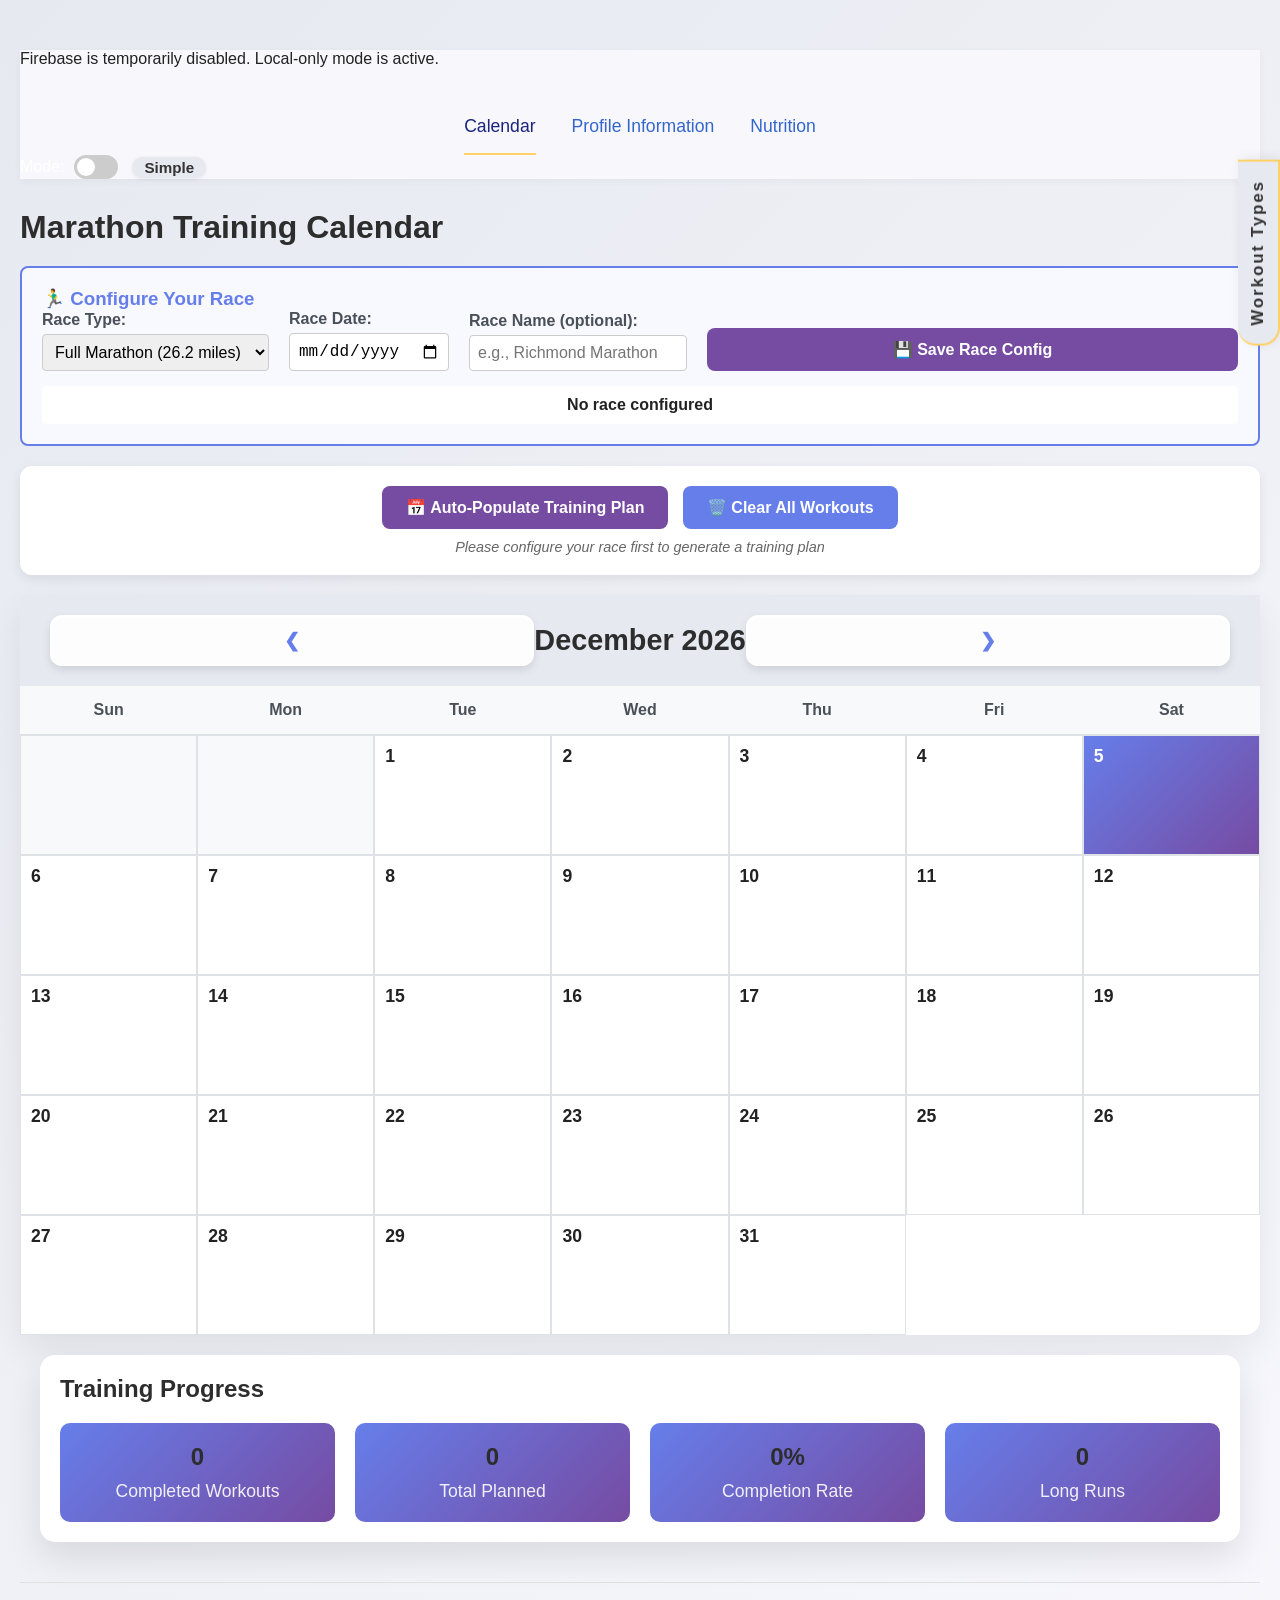
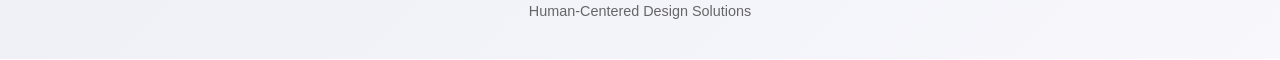
<file: index.html>
<!doctype html>
<html lang="en">
  <head>
    <meta charset="UTF-8" />
    <meta name="viewport" content="width=device-width, initial-scale=1.0" />
    <title>Marathon Training Calendar</title>
    <link rel="stylesheet" href="styles.css" />
    <!-- Firebase temporarily disabled for local-only mode -->
    <script>
      window.FIREBASE_DISABLED = true;
    </script>
  </head>
  <body>
    <nav class="navbar">
      <div id="auth-section" style="margin: 30px 0">
        <div id="login-form">
          <input type="email" id="auth-email" placeholder="Email" />
          <input type="password" id="auth-password" placeholder="Password" />
          <button id="login-btn">Login</button>
          <button id="signup-btn">Sign Up</button>
        </div>
        <div id="user-info" style="display: none">
          <span
            id="user-email"
            style="color: #667eea; font-weight: 600; margin-right: 15px"
          ></span>
          <button id="logout-btn">Logout</button>
        </div>
        <div id="auth-message"></div>
      </div>
      <ul>
        <li>
          <a href="index.html" id="nav-calendar" class="active">Calendar</a>
        </li>
        <li><a href="profile.html" id="nav-profile">Profile Information</a></li>
        <li><a href="nutrition.html" id="nav-nutrition">Nutrition</a></li>
      </ul>
      <div class="mode-toggle-container">
        <span class="mode-label">Mode:</span>
        <label class="switch">
          <input type="checkbox" id="mode-toggle" />
          <span class="slider"></span>
        </label>
        <span id="mode-text" class="mode-badge simple">Simple</span>
        <span
          id="open-workout-info"
          class="info-badge info-badge-fixed vertical-badge"
          title="Show workout types info"
        >
          <span class="badge-label">Workout Types</span>
        </span>
      </div>
    </nav>
    <h1>Marathon Training Calendar</h1>

    <!-- Race Configuration Section -->
    <div
      id="race-config-section"
      style="
        display: none;
        background: #f8f9ff;
        padding: 20px;
        margin: 20px 0;
        border-radius: 8px;
        border: 2px solid #667eea;
      "
    >
      <h3 style="margin-top: 0; color: #667eea">🏃‍♂️ Configure Your Race</h3>
      <div
        style="
          display: flex;
          gap: 20px;
          align-items: end;
          justify-content: center;
          flex-wrap: wrap;
        "
      >
        <div class="form-group" style="margin: 0">
          <label for="race-type">Race Type:</label>
          <select
            id="race-type"
            style="padding: 8px; border-radius: 4px; border: 1px solid #ccc"
          >
            <option value="marathon">Full Marathon (26.2 miles)</option>
            <option value="half-marathon">Half Marathon (13.1 miles)</option>
          </select>
        </div>
        <div class="form-group" style="margin: 0">
          <label for="race-date">Race Date:</label>
          <input
            type="date"
            id="race-date"
            style="padding: 8px; border-radius: 4px; border: 1px solid #ccc"
          />
        </div>
        <div class="form-group" style="margin: 0">
          <label for="race-name">Race Name (optional):</label>
          <input
            type="text"
            id="race-name"
            placeholder="e.g., Richmond Marathon"
            style="padding: 8px; border-radius: 4px; border: 1px solid #ccc"
          />
        </div>
        <button
          id="save-race-config"
          class="btn-primary"
          style="height: fit-content"
        >
          💾 Save Race Config
        </button>
      </div>
      <div
        id="race-info"
        style="
          margin-top: 15px;
          padding: 10px;
          background: white;
          border-radius: 4px;
          text-align: center;
          font-weight: 600;
        "
      >
        <span id="race-display">No race configured</span>
      </div>
    </div>

    <div
      class="auto-populate-section"
      style="text-align: center; margin: 20px 0"
    >
      <button
        id="auto-populate-btn"
        class="btn-primary"
        style="margin-right: 10px"
        disabled
      >
        📅 Auto-Populate Training Plan
      </button>
      <button id="clear-workouts-btn" class="btn-secondary">
        🗑️ Clear All Workouts
      </button>
      <p style="font-size: 0.9em; color: #666; margin-top: 10px">
        <span id="populate-instructions"
          >Please configure your race first to generate a training plan</span
        >
      </p>
    </div>
    <div id="calendar"></div>
    <div id="mobile-day-view" style="display: none">
      <div class="mobile-day-nav">
        <button id="mobile-prev-day" class="btn-secondary">&#8592;</button>
        <span id="mobile-day-label"></span>
        <button id="mobile-next-day" class="btn-secondary">&#8594;</button>
      </div>
      <div id="mobile-day-details"></div>
    </div>
    <div id="day-modal" class="modal" style="display: none">
      <div class="modal-content">
        <span id="close-modal">&times;</span>
        <h2 id="modal-date"></h2>

        <div class="form-group">
          <label for="workout-type">Workout Type:</label>
          <select id="workout-type">
            <option value="">Select workout type</option>
            <option value="easy">Easy Run</option>
            <option value="vo2max">VO2 Max</option>
            <option value="steadystate">Steady State Run</option>
            <option value="progressive">Progressive Long Run</option>
            <option value="strides">Strides and Drills</option>
            <option value="hillsprints">Hill Sprints</option>
            <option value="longruns">Long Runs</option>
            <option value="zone2">Zone 2 Runs</option>
            <option value="strength">Strength Training</option>
            <option value="rest">Rest Day</option>
            <option value="marathon">Marathon Race</option>
            <option value="half-marathon">Half Marathon Race</option>
          </select>
        </div>

        <div class="form-group">
          <label for="workout-distance">Distance:</label>
          <input
            type="text"
            id="workout-distance"
            placeholder="e.g., 5 miles, 8K"
          />
        </div>

        <div class="form-group">
          <label for="workout-pace">Pace/Intensity:</label>
          <input
            type="text"
            id="workout-pace"
            placeholder="e.g., 8:30/mile, moderate"
          />
        </div>

        <div class="form-group">
          <label for="workout-duration">Total Time:</label>
          <select id="workout-duration">
            <option value="">Select duration</option>
            <option value="15-30 min">15-30 minutes</option>
            <option value="30-45 min">30-45 minutes</option>
            <option value="45-60 min">45-60 minutes</option>
            <option value="1-1.5 hours">1-1.5 hours</option>
            <option value="1.5-2 hours">1.5-2 hours</option>
            <option value="2+ hours">2+ hours</option>
          </select>
        </div>

        <div class="form-group">
          <label for="workout-heart-rate">Average Heart Rate:</label>
          <select id="workout-heart-rate">
            <option value="">Select heart rate zone</option>
            <option value="Zone 1 (50-60% max)">Zone 1 (50-60% max HR)</option>
            <option value="Zone 2 (60-70% max)">Zone 2 (60-70% max HR)</option>
            <option value="Zone 3 (70-80% max)">Zone 3 (70-80% max HR)</option>
            <option value="Zone 4 (80-90% max)">Zone 4 (80-90% max HR)</option>
            <option value="Zone 5 (90-100% max)">
              Zone 5 (90-100% max HR)
            </option>
          </select>
        </div>

        <div class="form-group">
          <label for="workout-calories">Calories Burned:</label>
          <select id="workout-calories">
            <option value="">Select calorie range</option>
            <option value="100-200">100-200 calories</option>
            <option value="200-300">200-300 calories</option>
            <option value="300-400">300-400 calories</option>
            <option value="400-500">400-500 calories</option>
            <option value="500-600">500-600 calories</option>
            <option value="600-700">600-700 calories</option>
            <option value="700-800">700-800 calories</option>
            <option value="800+">800+ calories</option>
          </select>
        </div>

        <div class="form-group">
          <label for="workout-notes">Notes:</label>
          <textarea
            id="workout-notes"
            placeholder="Add workout notes, how you felt, weather conditions, etc."
          ></textarea>
        </div>

        <div class="button-group">
          <button id="save-workout" class="btn-primary">Save Workout</button>
          <button id="mark-complete" class="btn-success">
            Mark as Complete
          </button>
          <button id="delete-workout" class="btn-danger">Delete</button>
        </div>
      </div>
    </div>
    <div id="workout-info-drawer" class="drawer-modal">
      <div class="drawer-content">
        <h2>Workout Type Descriptions</h2>
        <ul class="workout-type-list">
          <li>
            <b>Easy Run:</b> Relaxed, comfortable pace for active recovery and
            building aerobic base.
          </li>
          <li>
            <b>VO2 Max:</b> Short, high-intensity intervals to improve aerobic
            capacity.
          </li>
          <li>
            <b>Steady State Run:</b> Sustained, comfortably hard pace to build
            endurance and efficiency.
          </li>
          <li>
            <b>Progressive Long Run:</b> Long run that gradually increases in
            pace, finishing strong.
          </li>
          <li>
            <b>Strides and Drills:</b> Short bursts and technique drills to
            improve speed and running form.
          </li>
          <li>
            <b>Hill Sprints:</b> Short, powerful sprints up a hill to build
            strength and power.
          </li>
          <li>
            <b>Long Runs:</b> Weekly long-distance runs to build aerobic base
            and stamina.
          </li>
          <li>
            <b>Zone 2 Runs:</b> Easy, conversational pace runs for aerobic
            development and recovery.
          </li>
          <li>
            <b>Strength Training:</b> Gym or bodyweight exercises to improve
            overall strength and injury resistance.
          </li>
          <li>
            <b>Rest Day:</b> No running; focus on recovery and adaptation.
          </li>
          <li>
            <b>Marathon Race:</b> The big day! 26.2 miles at your best effort.
          </li>
          <li>
            <b>Half Marathon Race:</b> Race day! 13.1 miles at your best effort.
          </li>
        </ul>
      </div>
    </div>
    <footer
      style="
        text-align: center;
        padding: 20px;
        margin-top: 40px;
        border-top: 1px solid #e0e0e0;
        color: #666;
        font-size: 0.9em;
      "
    >
      Human-Centered Design Solutions
    </footer>
    <script src="main.js"></script>
  </body>
</html>
</file>
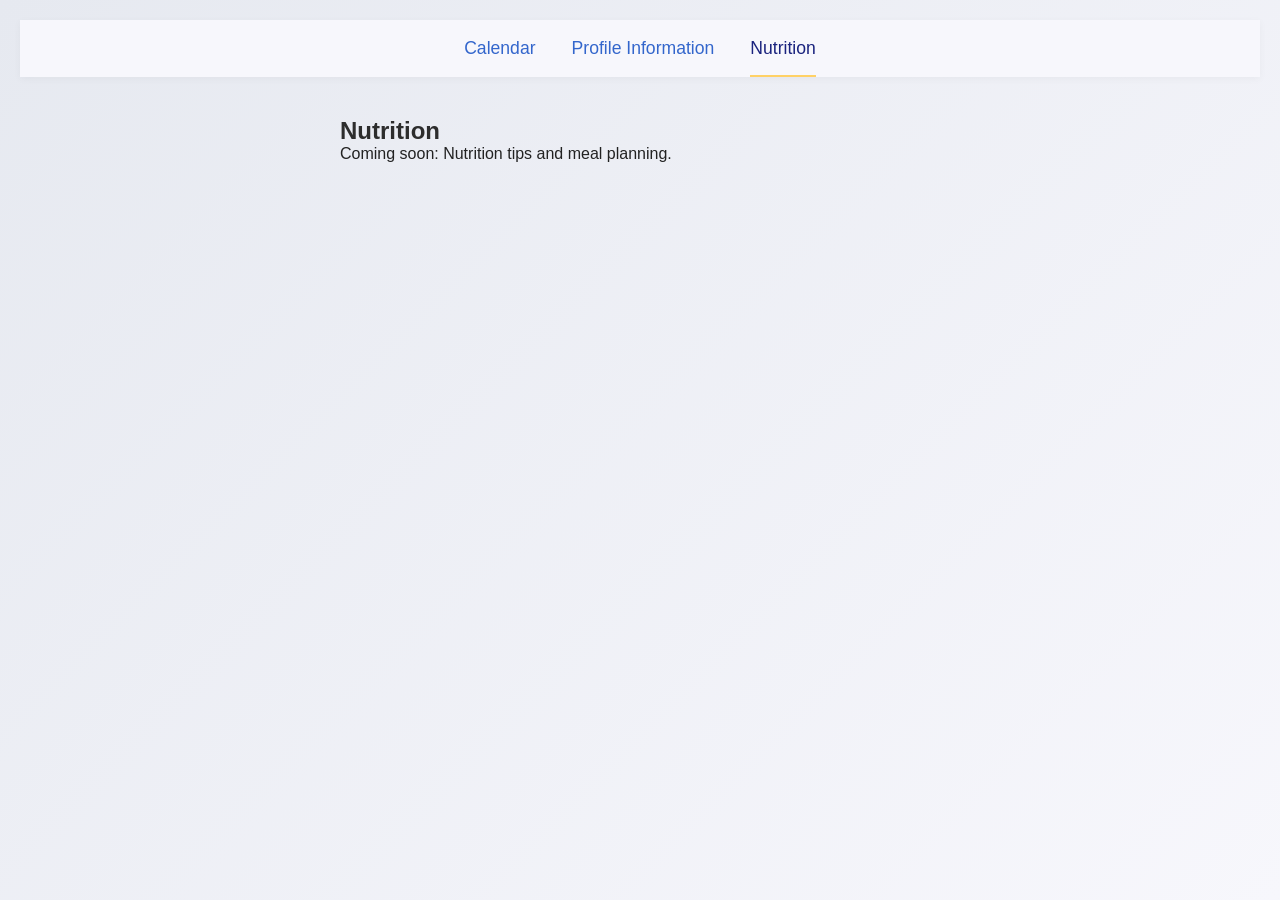
<file: nutrition.html>
<!DOCTYPE html>
<html lang="en">
  <head>
    <meta charset="UTF-8" />
    <meta name="viewport" content="width=device-width, initial-scale=1.0" />
    <title>Nutrition - Marathon Training Calendar</title>
    <link rel="stylesheet" href="styles.css" />
  </head>
  <body>
    <nav class="navbar">
      <ul>
        <li><a href="index.html" id="nav-calendar">Calendar</a></li>
        <li><a href="profile.html" id="nav-profile">Profile Information</a></li>
        <li>
          <a href="nutrition.html" id="nav-nutrition" class="active"
            >Nutrition</a
          >
        </li>
      </ul>
    </nav>
    <section id="nutrition" style="margin: 40px auto; max-width: 600px">
      <h2>Nutrition</h2>
      <p>Coming soon: Nutrition tips and meal planning.</p>
    </section>
    <script src="main.js"></script>
  </body>
</html>
</file>
<file: styles.css>
* {
  margin: 0;
  padding: 0;
  box-sizing: border-box;
}

body {
  font-family: "Segoe UI", Tahoma, Geneva, Verdana, sans-serif;
  background: linear-gradient(135deg, #e6e9f0 0%, #f7f7fc 100%);
  min-height: 100vh;
  padding: 20px;
  color: #222;
}

h1, h2, h3, h4, h5, h6 {
  color: #2d2d2d;
}

#calendar {
  background: #fff;
  border-radius: 15px;
  box-shadow: 0 15px 35px rgba(0,0,0,0.07);
}

.calendar-header {
  display: flex;
  justify-content: space-between;
  align-items: center;
  padding: 20px 30px;
  background: #e6e9f0 !important;
  color: #2d2d2d !important;
}

.calendar-header h2 {
  font-size: 1.8rem;
  font-weight: 600;
}

.nav-button {
  background: rgba(255, 255, 255, 0.9);
  border: 2px solid rgba(255, 255, 255, 0.8);
  color: #667eea;
  padding: 12px 18px;
  border-radius: 12px;
  cursor: pointer;
  font-size: 1.2rem;
  font-weight: 600;
  transition: all 0.3s ease;
  box-shadow: 0 4px 8px rgba(0, 0, 0, 0.1);
}

.nav-button:hover {
  background: white;
  border-color: white;
  color: #5a6fd8;
  transform: translateY(-2px);
  box-shadow: 0 6px 16px rgba(0, 0, 0, 0.15);
}

.calendar-grid {
  display: grid;
  grid-template-columns: repeat(7, 1fr);
}

.day-header {
  padding: 15px;
  text-align: center;
  background: #f8f9fa;
  font-weight: 600;
  color: #495057;
  border-bottom: 1px solid #dee2e6;
}

.calendar-day {
  min-height: 120px;
  border: 1px solid #dee2e6;
  padding: 10px;
  cursor: pointer;
  position: relative;
  background: #fff;
  transition: all 0.3s ease;
}

.calendar-day:hover {
  background: #f8f9fa;
  transform: translateY(-2px);
  box-shadow: 0 5px 15px rgba(0, 0, 0, 0.1);
}

.calendar-day.other-month {
  background: #f8f9fa;
  color: #adb5bd;
}

.calendar-day.today {
  background: linear-gradient(135deg, #667eea 0%, #764ba2 100%);
  color: white;
}

.calendar-day.today:hover {
  background: linear-gradient(135deg, #5a6fd8 0%, #6a4190 100%);
}

.calendar-day.marathon-date {
  background: linear-gradient(135deg, #ff9a56 0%, #ff6b35 100%);
  color: white;
  border: 3px solid #ff4500;
  box-shadow: 0 0 20px rgba(255, 107, 53, 0.5);
  animation: marathonGlow 2s ease-in-out infinite alternate;
}

.calendar-day.marathon-date:hover {
  background: linear-gradient(135deg, #ff8142 0%, #ff5722 100%);
  transform: translateY(-3px);
  box-shadow: 0 8px 25px rgba(255, 107, 53, 0.6);
}

.marathon-icon {
  position: absolute;
  top: 5px;
  left: 5px;
  font-size: 16px;
  color: white;
}

@keyframes marathonGlow {
  from {
    box-shadow: 0 0 20px rgba(255, 107, 53, 0.5);
  }
  to {
    box-shadow: 0 0 30px rgba(255, 107, 53, 0.8);
  }
}

.day-number {
  font-weight: 600;
  font-size: 1.1rem;
  margin-bottom: 5px;
}

.workout-info {
  font-size: 0.85rem;
  line-height: 1.3;
  margin-bottom: 5px;
}

.workout-type {
  display: inline-block;
  padding: 2px 6px;
  border-radius: 4px;
  font-size: 0.7rem;
  font-weight: 600;
  margin: 2px 0;
}

.workout-type.easy {
  background: #d4edda;
  color: #155724;
}
.workout-type.tempo {
  background: #fff3cd;
  color: #856404;
}
.workout-type.intervals {
  background: #f8d7da;
  color: #721c24;
}
.workout-type.long {
  background: #d1ecf1;
  color: #0c5460;
}
.workout-type.vo2max {
  background: #f8d7da;
  color: #721c24;
}
.workout-type.steadystate {
  background: #fff3cd;
  color: #856404;
}
.workout-type.progressive {
  background: #d1ecf1;
  color: #0c5460;
}
.workout-type.strides {
  background: #e2e3e5;
  color: #383d41;
}
.workout-type.hillsprints {
  background: #f5c6cb;
  color: #721c24;
}
.workout-type.longruns {
  background: #b3d9ff;
  color: #004085;
}
.workout-type.zone2 {
  background: #d4edda;
  color: #155724;
}
.workout-type.strength {
  background: #d6d8db;
  color: #383d41;
}
.workout-type.rest {
  background: #e2e3e5;
  color: #383d41;
}
.workout-type.marathon {
  background: linear-gradient(135deg, #ff9a56 0%, #ff6b35 100%);
  color: white;
  font-weight: bold;
  padding: 4px 8px;
  border-radius: 6px;
  box-shadow: 0 2px 8px rgba(255, 107, 53, 0.3);
}

.completion-status {
  position: absolute;
  top: 5px;
  right: 5px;
  width: 20px;
  height: 20px;
  border-radius: 50%;
  background: #28a745;
  color: white;
  display: none;
  align-items: center;
  justify-content: center;
  font-size: 0.8rem;
  font-weight: bold;
}

.calendar-day.completed .completion-status {
  display: flex;
}

.calendar-day.completed {
  border: 2px solid #28a745;
}

/* Modal Styles */
.modal {
  position: fixed;
  z-index: 1000;
  left: 0;
  top: 0;
  width: 100%;
  height: 100%;
  background-color: rgba(0, 0, 0, 0.5);
  backdrop-filter: blur(5px);
}

.modal-content {
  background-color: white;
  margin: 5% auto;
  padding: 30px;
  border-radius: 15px;
  width: 90%;
  max-width: 500px;
  max-height: 85vh;
  overflow-y: auto;
  scroll-behavior: smooth;
  -webkit-overflow-scrolling: touch;
  box-shadow: 0 20px 60px rgba(0, 0, 0, 0.3);
  position: relative;
}

/* Custom scrollbar for modal */
.modal-content::-webkit-scrollbar {
  width: 8px;
}

.modal-content::-webkit-scrollbar-track {
  background: #f1f1f1;
  border-radius: 4px;
}

.modal-content::-webkit-scrollbar-thumb {
  background: #888;
  border-radius: 4px;
}

.modal-content::-webkit-scrollbar-thumb:hover {
  background: #555;
}

#close-modal {
  position: absolute;
  top: 15px;
  right: 20px;
  font-size: 28px;
  font-weight: bold;
  cursor: pointer;
  color: #adb5bd;
  transition: color 0.3s ease;
}

#close-modal:hover {
  color: #495057;
}

.modal h2 {
  margin-bottom: 20px;
  color: #495057;
  font-size: 1.5rem;
}

.form-group {
  margin-bottom: 20px;
}

.form-group label {
  display: block;
  margin-bottom: 5px;
  font-weight: 600;
  color: #495057;
}

.form-group select,
.form-group input,
.form-group textarea {
  width: 100%;
  padding: 12px;
  border: 2px solid #dee2e6;
  border-radius: 8px;
  font-size: 1rem;
  transition: border-color 0.3s ease;
}

.form-group select:focus,
.form-group input:focus,
.form-group textarea:focus {
  outline: none;
  border-color: #667eea;
}

.form-group textarea {
  resize: vertical;
  min-height: 100px;
}

.button-group {
  display: flex;
  gap: 10px;
  margin-top: 20px;
}

button {
  padding: 12px 24px;
  border: none;
  border-radius: 8px;
  font-size: 1rem;
  font-weight: 600;
  cursor: pointer;
  transition: all 0.3s ease;
  flex: 1;
}

.btn-primary {
  background: #764ba2 !important;
  color: #fff !important;
}

.btn-primary:hover {
  background: linear-gradient(135deg, #5a6fd8 0%, #6a4190 100%);
  transform: translateY(-2px);
}

.btn-success {
  background: #43b581 !important;
  color: #fff !important;
}

.btn-success:hover {
  background: #218838;
  transform: translateY(-2px);
}

.btn-danger {
  background: #e74c3c !important;
  color: #fff !important;
}

.btn-danger:hover {
  background: #c82333;
  transform: translateY(-2px);
}

.btn-secondary {
  background: #667eea !important;
  color: #fff !important;
}

.btn-secondary:hover {
  background: #5a6268;
  transform: translateY(-2px);
}

/* Auto-populate section */
.auto-populate-section {
  background: white;
  border-radius: 12px;
  padding: 20px;
  box-shadow: 0 4px 12px rgba(0, 0, 0, 0.08);
  margin-bottom: 20px;
}

.auto-populate-section button {
  min-width: 180px;
}

.auto-populate-section p {
  margin: 10px 0 0 0;
  font-style: italic;
}
.auto-populate-section {
  background: white;
  border-radius: 12px;
  padding: 20px;
  box-shadow: 0 4px 12px rgba(0, 0, 0, 0.08);
  margin-bottom: 20px;
}

.auto-populate-section button {
  min-width: 180px;
}

.auto-populate-section p {
  margin: 10px 0 0 0;
  font-style: italic;
}

/* User info styling */
#user-info {
  display: flex;
  align-items: center;
  justify-content: flex-end;
  gap: 15px;
}

#user-email {
  color: #667eea;
  font-weight: 600;
  font-size: 14px;
}

/* Training Plan Summary */
.training-summary {
  background: white;
  margin: 20px auto;
  max-width: 1200px;
  padding: 20px;
  border-radius: 15px;
  box-shadow: 0 15px 35px rgba(0, 0, 0, 0.1);
}

.summary-grid {
  display: grid;
  grid-template-columns: repeat(auto-fit, minmax(200px, 1fr));
  gap: 20px;
  margin-top: 20px;
}

.summary-card {
  background: linear-gradient(135deg, #667eea 0%, #764ba2 100%);
  color: white;
  padding: 20px;
  border-radius: 10px;
  text-align: center;
}

.summary-card h3 {
  font-size: 1.5rem;
  margin-bottom: 10px;
}

.summary-card p {
  font-size: 1.1rem;
  opacity: 0.9;
}

/* Drawer Modal Styles */
.drawer-modal {
  position: fixed;
  top: 0;
  right: 0;
  width: 0;
  height: 100%;
  z-index: 2000;
  background: rgba(0, 0, 0, 0.2);
  overflow-x: hidden;
  transition: width 0.3s cubic-bezier(0.4, 0, 0.2, 1);
}
.drawer-modal.open {
  width: 400px;
  background: rgba(0, 0, 0, 0.3);
}
.drawer-content {
  position: absolute;
  top: 0;
  right: 0;
  width: 400px;
  max-width: 90vw;
  height: 100%;
  background: #fff;
  box-shadow: -4px 0 24px rgba(0, 0, 0, 0.15);
  padding: 32px 28px 28px 28px;
  overflow-y: auto;
  border-top-left-radius: 18px;
  border-bottom-left-radius: 18px;
  display: flex;
  flex-direction: column;
}
.drawer-close {
  display: none !important;
}
.workout-type-list {
  margin-top: 30px;
  padding-left: 0;
  list-style: none;
}
.workout-type-list li {
  margin-bottom: 18px;
  font-size: 1.08rem;
  line-height: 1.5;
}

/* Navigation Bar Styles */
.navbar {
  width: 100%;
  background: #f7f7fc !important;
  box-shadow: 0 2px 8px rgba(0,0,0,0.04);
  padding: 0 0 0 0;
  margin-bottom: 30px;
}
.navbar ul {
  display: flex;
  justify-content: center;
  align-items: center;
  list-style: none;
  margin: 0;
  padding: 0;
}
.navbar ul li a {
  color: #1565c0; /* Accessible blue */
  text-decoration: none;
}
.navbar li {
  margin: 0 18px;
}
.navbar a {
  display: block;
  color: #3366cc !important;
  font-weight: 500;
  text-decoration: none;
  font-size: 1.1rem;
  padding: 18px 0 16px 0;
  border-bottom: 2px solid transparent;
  transition: color 0.2s, border-bottom 0.2s;
}
.navbar a:hover,
.navbar a.active {
  color: #1a237e !important;
  border-bottom: 2px solid #ffd166;
}

/* Mode Toggle Styles */
.mode-toggle-container {
  display: flex;
  align-items: center;
  gap: 10px;
  margin-left: auto;
  margin-right: 20px;
}
.mode-label {
  color: #fff;
  font-weight: 500;
  font-size: 1rem;
}
.switch {
  position: relative;
  display: inline-block;
  width: 44px;
  height: 24px;
}
.switch input {
  opacity: 0;
  width: 0;
  height: 0;
}
.slider {
  position: absolute;
  cursor: pointer;
  top: 0;
  left: 0;
  right: 0;
  bottom: 0;
  background: #ccc;
  border-radius: 24px;
  transition: 0.4s;
}
.switch input:checked + .slider {
  background: #764ba2;
}
.slider:before {
  position: absolute;
  content: "";
  height: 18px;
  width: 18px;
  left: 3px;
  bottom: 3px;
  background: #fff;
  border-radius: 50%;
  transition: 0.4s;
}
.switch input:checked + .slider:before {
  transform: translateX(20px);
}
.mode-badge {
  background: #fff;
  color: #764ba2;
  border-radius: 12px;
  padding: 2px 12px;
  font-size: 0.95rem;
  font-weight: 600;
  margin-left: 4px;
  margin-right: 4px;
  box-shadow: 0 1px 4px rgba(0, 0, 0, 0.07);
  transition: background 0.2s, color 0.2s;
}
.mode-badge.simple {
  background: #e6e9f0 !important;
  color: #333 !important;
}
.mode-badge.complex {
  background: #764ba2;
  color: #fff;
}
.info-badge {
  display: flex;
  align-items: center;
  background: #e6e9f0 !important;
  color: #333 !important;
  border-radius: 12px;
  padding: 2px 10px 2px 10px;
  font-size: 0.95rem;
  font-weight: 600;
  cursor: pointer;
  margin-left: 8px;
  user-select: none;
  box-shadow: 0 1px 4px rgba(0, 0, 0, 0.07);
  transition: background 0.2s, color 0.2s;
}
.info-badge:hover {
  background: #ffe599;
}
.caret {
  font-size: 1.1em;
  margin-left: 4px;
}

.info-badge-fixed {
  position: fixed;
  top: 120px;
  right: 0;
  z-index: 2100;
  border-radius: 18px 0 0 18px;
  background: #ffd166;
  color: #764ba2;
  padding: 10px 18px 10px 14px;
  font-size: 1.05rem;
  font-weight: 600;
  box-shadow: -2px 2px 12px rgba(0, 0, 0, 0.08);
  cursor: pointer;
  display: flex;
  align-items: center;
  transition: background 0.2s, color 0.2s;
  border: 2px solid #ffd166;
  border-right: none;
}
.info-badge-fixed:hover {
  background: #ffe599;
}
.info-badge-fixed .badge-label {
  margin-right: 8px;
}
.info-badge-fixed .caret {
  font-size: 1.3em;
  margin-left: 0;
  transition: transform 0.2s;
}
.info-badge-fixed.open .caret {
  transform: rotate(180deg);
}
.vertical-badge {
  writing-mode: vertical-rl;
  text-orientation: mixed;
  transform: rotate(180deg);
  position: fixed;
  top: 160px;
  right: 0;
  z-index: 2100;
  border-radius: 18px 18px 0 0;
  background: #ffd166;
  color: #764ba2;
  padding: 18px 10px 18px 10px;
  font-size: 1.05rem;
  font-weight: 600;
  box-shadow: -2px 2px 12px rgba(0, 0, 0, 0.08);
  cursor: pointer;
  display: flex;
  flex-direction: column;
  align-items: center;
  border: 2px solid #ffd166;
  border-right: none;
  transition: background 0.2s, color 0.2s;
}
.vertical-badge .badge-label {
  margin: 0;
  letter-spacing: 2px;
}
.vertical-badge:hover {
  background: #ffe599;
}
@media (max-width: 768px) {
  .calendar-header {
    padding: 15px;
  }

  .calendar-header h2 {
    font-size: 1.4rem;
  }

  .calendar-day {
    min-height: 80px;
    padding: 5px;
  }

  .modal-content {
    margin: 5% auto;
    padding: 20px;
    max-height: 90vh;
    overflow-y: auto;
  }

  .button-group {
    flex-direction: column;
  }
}

@media (max-width: 600px) {
  .drawer-content,
  .drawer-modal.open {
    width: 100vw;
    max-width: 100vw;
    border-radius: 0;
  }
  #calendar {
    display: none !important;
  }
  #mobile-day-view {
    display: block !important;
  }
}

#mobile-day-view {
  max-width: 420px;
  margin: 0 auto 24px auto;
  background: #fff;
  border-radius: 14px;
  box-shadow: 0 4px 18px rgba(0, 0, 0, 0.08);
  padding: 18px 16px 24px 16px;
}
.mobile-day-nav {
  display: flex;
  align-items: center;
  justify-content: space-between;
  margin-bottom: 18px;
}
#mobile-day-label {
  font-weight: 600;
  font-size: 1.1rem;
  color: #764ba2;
}
#mobile-day-details {
  font-size: 1.05rem;
  color: #333;
}
</file>
